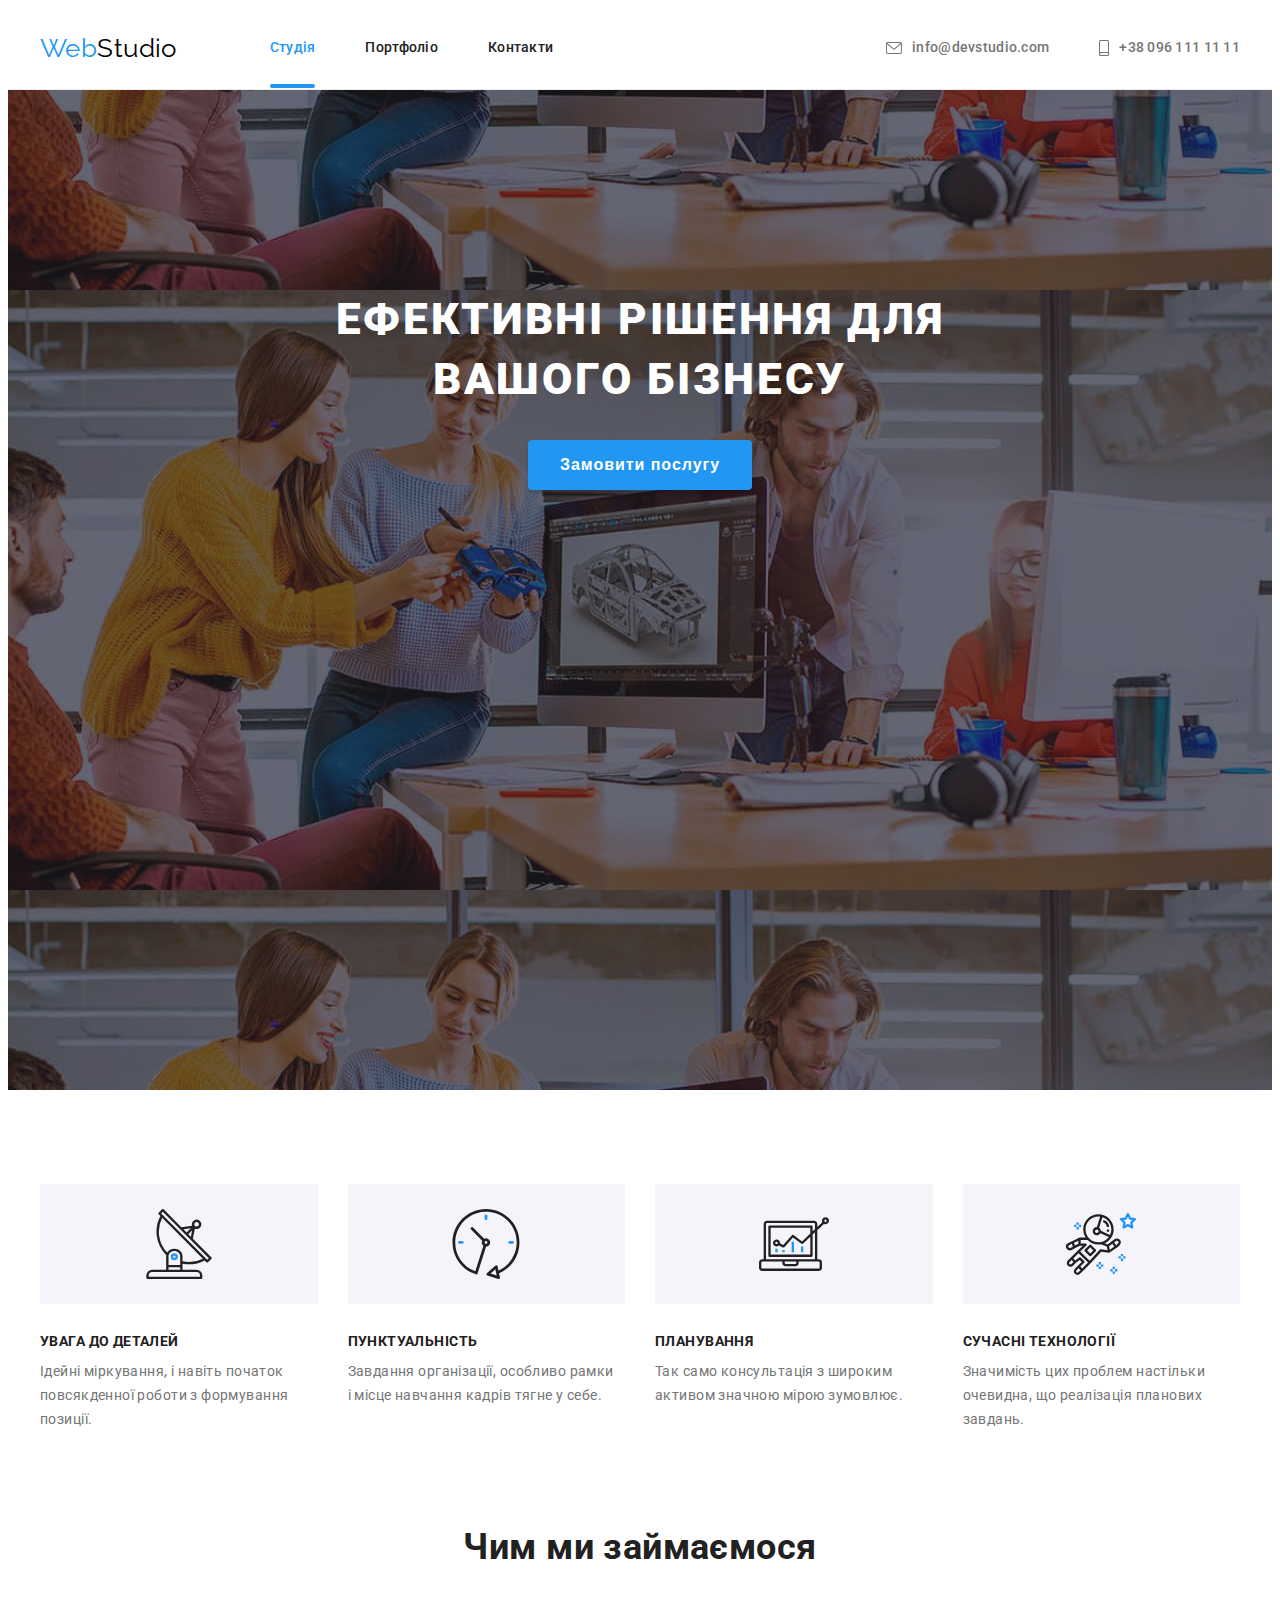
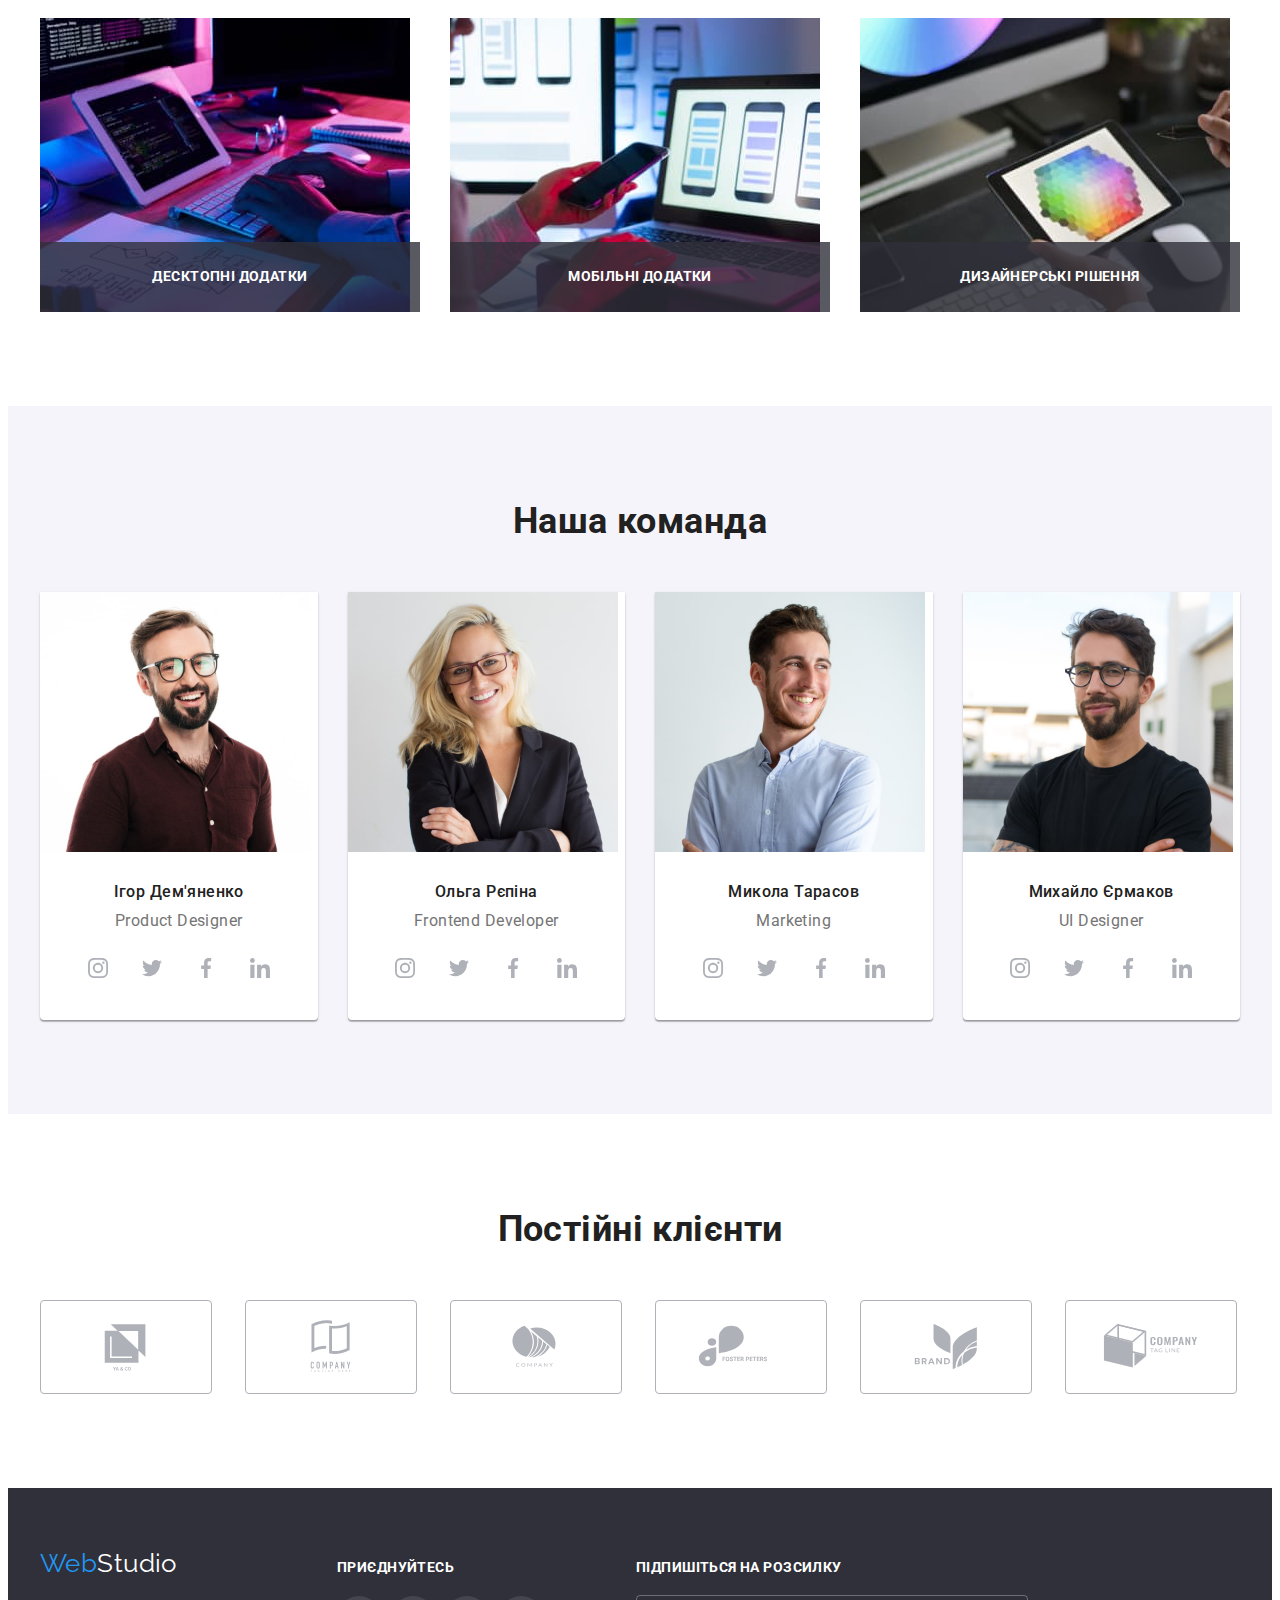
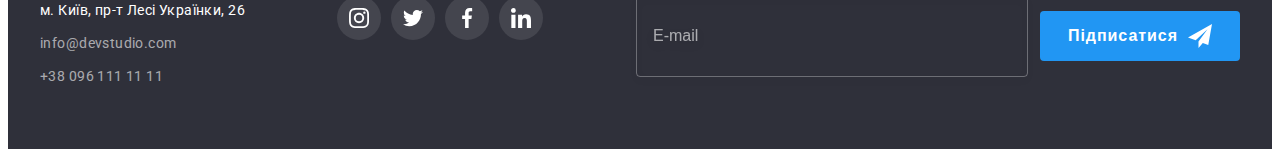
<file: index.html>
<!DOCTYPE html>
<html lang="uk">
  <head>
    <meta charset="UTF-8" />
    <meta http-equiv="X-UA-Compatible" content="IE=edge" />
    <meta name="viewport" content="width=device-width, initial-scale=1.0" />
    <title>WebStudio</title>

    <!-- FONTS -->

    <link rel="preconnect" href="https://fonts.googleapis.com" />
    <link rel="preconnect" href="https://fonts.gstatic.com" crossorigin />
    <link
      href="https://fonts.googleapis.com/css2?family=Raleway:wght@700&family=Roboto:wght@400;500;700;900&display=swap"
      rel="stylesheet"
    />

    <!-- MODERN NORMALIZE -->

    <link
      rel="stylesheet"
      href="https://cdnjs.cloudflare.com/ajax/libs/modern-normalize/1.1.0/modern-normalize.min.css"
      integrity="sha512-wpPYUAdjBVSE4KJnH1VR1HeZfpl1ub8YT/NKx4PuQ5NmX2tKuGu6U/JRp5y+Y8XG2tV+wKQpNHVUX03MfMFn9Q=="
      crossorigin="anonymous"
      referrerpolicy="no-referrer"
    />

    <!-- STYLES -->

    <link rel="stylesheet" href="./css/main.min.css" />
  </head>
  <body>
    <!-- HEADER -->

    <header class="header">
      <div class="container">
        <nav class="header__nav">
          <a class="link header__logo" href="./index.html"
            ><span class="header__logo-accent">Web</span>Studio</a
          >
          <ul class="list header__list">
            <li class="header__item">
              <a
                class="link header__link header__link--current"
                href="./index.html"
                >Студія</a
              >
            </li>
            <li class="header__item">
              <a class="link header__link" href="./portfolio.html">Портфоліо</a>
            </li>
            <li class="header__item">
              <a class="link header__link" href="#">Контакти</a>
            </li>
          </ul>

          <ul class="list contact-list">
            <li class="header__item contact-list__item">
              <a
                class="link header__link contact-list__link"
                href="mailto:info@devstudio.com"
                ><svg class="contact-list__icon" width="16" height="12">
                  <use href="./images/icons.svg#icon-envelope"></use>
                </svg>
                info@devstudio.com</a
              >
            </li>
            <li class="header__item contact-list__item">
              <a
                class="link header__link contact-list__link"
                href="tel:+380961111111"
                ><svg class="contact-list__icon" width="10" height="16">
                  <use href="./images/icons.svg#icon-smartphone"></use>
                </svg>
                +38 096 111 11 11</a
              >
            </li>
          </ul>
        </nav>
      </div>
    </header>
    <main>
      <!-- HERO -->

      <section class="hero-section">
        <div class="container hero-section__container">
          <h1 class="hero-section__title">
            Ефективні рішення для вашого бізнесу
          </h1>
          <button class="hero-section__btn" type="button" data-modal-open>
            Замовити послугу
          </button>
        </div>
      </section>

      <!-- FEATURES -->

      <section class="section features-section">
        <div class="container">
          <h2 class="title visually-hidden">Особливості</h2>
          <ul class="list features-section__list">
            <li class="features-section__item">
              <div class="features-section__icon-container">
                <svg class="features-section__icon" width="70" height="70">
                  <use href="./images/icons.svg#icon-antenna"></use>
                </svg>
              </div>
              <h3 class="features-section__title">УВАГА ДО ДЕТАЛЕЙ</h3>
              <p class="features-section__text">
                Ідейні міркування, і навіть початок повсякденної роботи з
                формування позиції.
              </p>
            </li>
            <li class="features-section__item">
              <div class="features-section__icon-container">
                <svg class="features-section__icon" width="70" height="70">
                  <use href="./images/icons.svg#icon-clock"></use>
                </svg>
              </div>
              <h3 class="features-section__title">ПУНКТУАЛЬНІСТЬ</h3>
              <p class="features-section__text">
                Завдання організації, особливо рамки і місце навчання кадрів
                тягне у себе.
              </p>
            </li>
            <li class="features-section__item">
              <div class="features-section__icon-container">
                <svg class="features-section__icon" width="70" height="70">
                  <use href="./images/icons.svg#icon-diagram"></use>
                </svg>
              </div>
              <h3 class="features-section__title">ПЛАНУВАННЯ</h3>
              <p class="features-section__text">
                Так само консультація з широким активом значною мірою зумовлює.
              </p>
            </li>
            <li class="features-section__item">
              <div class="features-section__icon-container">
                <svg class="features-section__icon" width="70" height="70">
                  <use href="./images/icons.svg#icon-astronaut"></use>
                </svg>
              </div>
              <h3 class="features-section__title">СУЧАСНІ ТЕХНОЛОГІЇ</h3>
              <p class="features-section__text">
                Значимість цих проблем настільки очевидна, що реалізація
                планових завдань.
              </p>
            </li>
          </ul>
        </div>
      </section>

      <!-- WORK -->

      <section class="section work-section">
        <div class="container">
          <h2 class="title">Чим ми займаємося</h2>
          <ul class="list work-section__list">
            <li class="work-section__item">
              <div class="work-section__thumb">
                <img
                  src="./images/WebStudio/working.jpg"
                  alt="Робота"
                  width="370"
                  height="294"
                />
                <p class="work-section__text">Десктопні додатки</p>
              </div>
            </li>
            <li class="work-section__item">
              <div class="work-section__thumb">
                <img
                  src="./images/WebStudio/notebook.jpg"
                  alt="Ноутбук"
                  width="370"
                  height="294"
                />
                <p class="work-section__text">Мобільні додатки</p>
              </div>
            </li>
            <li class="work-section__item">
              <div class="work-section__thumb">
                <img
                  src="./images/WebStudio/pad.jpg"
                  alt="Планшет"
                  width="370"
                  height="294"
                />
                <p class="work-section__text">Дизайнерські рішення</p>
              </div>
            </li>
          </ul>
        </div>
      </section>

      <!-- TEAM -->

      <section class="section team-section">
        <div class="container">
          <h2 class="title">Наша команда</h2>
          <ul class="list team-section__list">
            <li class="team-section__item">
              <img
                class="team-section__img"
                src="./images/WebStudio/igor.jpg"
                alt="Фото Ігора"
                width="270"
                height="260"
              />
              <div class="team-section__group">
                <h3 class="team-section__title">Ігор Дем'яненко</h3>
                <p lang="en" class="team-section__text">Product Designer</p>
                <ul class="list team-section__icon-list">
                  <li class="team-section__icon-item">
                    <a
                      href="https://www.instagram.com/"
                      class="team-section__icon-link link"
                      target="_blank"
                      rel="noopener nofollow noreferrer"
                      aria-label="Instagram"
                    >
                      <svg class="team-section__icon" width="20" height="20">
                        <use href="./images/icons.svg#icon-instagram"></use>
                      </svg>
                    </a>
                  </li>
                  <li class="team-section__icon-item">
                    <a
                      href="https://twitter.com/"
                      class="team-section__icon-link link"
                      target="_blank"
                      rel="noopener nofollow noreferrer"
                      aria-label="Twitter"
                    >
                      <svg class="team-section__icon" width="20" height="20">
                        <use href="./images/icons.svg#icon-twitter"></use>
                      </svg>
                    </a>
                  </li>
                  <li class="team-section__icon-item">
                    <a
                      href="https://facebook.com/"
                      class="team-section__icon-link link"
                      target="_blank"
                      rel="noopener nofollow noreferrer"
                      aria-label="Facebook"
                    >
                      <svg class="team-section__icon" width="20" height="20">
                        <use href="./images/icons.svg#icon-facebook"></use>
                      </svg>
                    </a>
                  </li>
                  <li class="team-section__icon-item">
                    <a
                      href="https://www.linkedin.com/"
                      class="team-section__icon-link link"
                      target="_blank"
                      rel="noopener nofollow noreferrer"
                      aria-label="Linkedin"
                    >
                      <svg class="team-section__icon" width="20" height="20">
                        <use href="./images/icons.svg#icon-linkedin"></use>
                      </svg>
                    </a>
                  </li>
                </ul>
              </div>
            </li>
            <li class="team-section__item">
              <img
                class="team-section__img"
                src="./images/WebStudio/olga.jpg"
                alt="Фото Ольги"
                width="270"
                height="260"
              />
              <div class="team-section__group">
                <h3 class="team-section__title">Ольга Рєпіна</h3>
                <p lang="en" class="team-section__text">Frontend Developer</p>
                <ul class="list team-section__icon-list">
                  <li class="team-section__icon-item">
                    <a
                      href="https://www.instagram.com/"
                      class="team-section__icon-link link"
                      target="_blank"
                      rel="noopener nofollow noreferrer"
                      aria-label="Instagram"
                    >
                      <svg class="team-section__icon" width="20" height="20">
                        <use href="./images/icons.svg#icon-instagram"></use>
                      </svg>
                    </a>
                  </li>
                  <li class="team-section__icon-item">
                    <a
                      href="https://twitter.com/"
                      class="team-section__icon-link link"
                      target="_blank"
                      rel="noopener nofollow noreferrer"
                      aria-label="Twitter"
                    >
                      <svg class="team-section__icon" width="20" height="20">
                        <use href="./images/icons.svg#icon-twitter"></use>
                      </svg>
                    </a>
                  </li>
                  <li class="team-section__icon-item">
                    <a
                      href="https://facebook.com/"
                      class="team-section__icon-link link"
                      target="_blank"
                      rel="noopener nofollow noreferrer"
                      aria-label="Facebook"
                    >
                      <svg class="team-section__icon" width="20" height="20">
                        <use href="./images/icons.svg#icon-facebook"></use>
                      </svg>
                    </a>
                  </li>
                  <li class="team-section__icon-item">
                    <a
                      href="https://www.linkedin.com/"
                      class="team-section__icon-link link"
                      target="_blank"
                      rel="noopener nofollow noreferrer"
                      aria-label="Linkedin"
                    >
                      <svg class="team-section__icon" width="20" height="20">
                        <use href="./images/icons.svg#icon-linkedin"></use>
                      </svg>
                    </a>
                  </li>
                </ul>
              </div>
            </li>
            <li class="team-section__item">
              <img
                class="team-section__img"
                src="./images/WebStudio/mikola.jpg"
                alt="Фото Миколи"
                width="270"
                height="260"
              />
              <div class="team-section__group">
                <h3 class="team-section__title">Микола Тарасов</h3>
                <p lang="en" class="team-section__text">Marketing</p>
                <ul class="list team-section__icon-list">
                  <li class="team-section__icon-item">
                    <a
                      href="https://www.instagram.com/"
                      class="team-section__icon-link link"
                      target="_blank"
                      rel="noopener nofollow noreferrer"
                      aria-label="Instagram"
                    >
                      <svg class="team-section__icon" width="20" height="20">
                        <use href="./images/icons.svg#icon-instagram"></use>
                      </svg>
                    </a>
                  </li>
                  <li class="team-section__icon-item">
                    <a
                      href="https://twitter.com/"
                      class="team-section__icon-link link"
                      target="_blank"
                      rel="noopener nofollow noreferrer"
                      aria-label="Twitter"
                    >
                      <svg class="team-section__icon" width="20" height="20">
                        <use href="./images/icons.svg#icon-twitter"></use>
                      </svg>
                    </a>
                  </li>
                  <li class="team-section__icon-item">
                    <a
                      href="https://facebook.com/"
                      class="team-section__icon-link link"
                      target="_blank"
                      rel="noopener nofollow noreferrer"
                      aria-label="Facebook"
                    >
                      <svg class="team-section__icon" width="20" height="20">
                        <use href="./images/icons.svg#icon-facebook"></use>
                      </svg>
                    </a>
                  </li>
                  <li class="team-section__icon-item">
                    <a
                      href="https://www.linkedin.com/"
                      class="team-section__icon-link link"
                      target="_blank"
                      rel="noopener nofollow noreferrer"
                      aria-label="Linkedin"
                    >
                      <svg class="team-section__icon" width="20" height="20">
                        <use href="./images/icons.svg#icon-linkedin"></use>
                      </svg>
                    </a>
                  </li>
                </ul>
              </div>
            </li>
            <li class="team-section__item">
              <img
                class="team-section__img"
                src="./images/WebStudio/mishka.jpg"
                alt="Фото Михайла"
                width="270"
                height="260"
              />
              <div class="team-section__group">
                <h3 class="team-section__title">Михайло Єрмаков</h3>
                <p lang="en" class="team-section__text">UI Designer</p>
                <ul class="list team-section__icon-list">
                  <li class="team-section__icon-item">
                    <a
                      href="https://www.instagram.com/"
                      class="team-section__icon-link link"
                      target="_blank"
                      rel="noopener nofollow noreferrer"
                      aria-label="Instagram"
                    >
                      <svg class="team-section__icon" width="20" height="20">
                        <use href="./images/icons.svg#icon-instagram"></use>
                      </svg>
                    </a>
                  </li>
                  <li class="team-section__icon-item">
                    <a
                      href="https://twitter.com/"
                      class="team-section__icon-link link"
                      target="_blank"
                      rel="noopener nofollow noreferrer"
                      aria-label="Twitter"
                    >
                      <svg class="team-section__icon" width="20" height="20">
                        <use href="./images/icons.svg#icon-twitter"></use>
                      </svg>
                    </a>
                  </li>
                  <li class="team-section__icon-item">
                    <a
                      href="https://facebook.com/"
                      class="team-section__icon-link link"
                      target="_blank"
                      rel="noopener nofollow noreferrer"
                      aria-label="Facebook"
                    >
                      <svg class="team-section__icon" width="20" height="20">
                        <use href="./images/icons.svg#icon-facebook"></use>
                      </svg>
                    </a>
                  </li>
                  <li class="team-section__icon-item">
                    <a
                      href="https://www.linkedin.com/"
                      class="team-section__icon-link link"
                      target="_blank"
                      rel="noopener nofollow noreferrer"
                      aria-label="Linkedin"
                    >
                      <svg class="team-section__icon" width="20" height="20">
                        <use href="./images/icons.svg#icon-linkedin"></use>
                      </svg>
                    </a>
                  </li>
                </ul>
              </div>
            </li>
          </ul>
        </div>
      </section>

      <!-- CLIENTS -->

      <section class="section clients-section">
        <div class="container">
          <h2 class="title">Постійні клієнти</h2>
          <ul class="list clients-section__list">
            <li class="clients-section__item">
              <a href="#" class="link clients-section__link">
                <svg class="clients-icon" width="106" height="60">
                  <use href="./images/icons.svg#icon-logo"></use>
                </svg>
              </a>
            </li>
            <li class="clients-section__item">
              <a href="#" class="link clients-section__link">
                <svg class="clients-icon" width="106" height="60">
                  <use href="./images/icons.svg#icon-logo-1"></use>
                </svg>
              </a>
            </li>
            <li class="clients-section__item">
              <a href="#" class="link clients-section__link">
                <svg class="clients-icon" width="106" height="60">
                  <use href="./images/icons.svg#icon-logo-2"></use>
                </svg>
              </a>
            </li>
            <li class="clients-section__item">
              <a href="#" class="link clients-section__link">
                <svg class="clients-icon" width="106" height="60">
                  <use href="./images/icons.svg#icon-logo-3"></use>
                </svg>
              </a>
            </li>
            <li class="clients-section__item">
              <a href="#" class="link clients-section__link">
                <svg class="clients-icon" width="106" height="60">
                  <use href="./images/icons.svg#icon-logo-4"></use>
                </svg>
              </a>
            </li>
            <li class="clients-section__item">
              <a href="#" class="link clients-section__link">
                <svg class="clients-icon" width="106" height="60">
                  <use href="./images/icons.svg#icon-logo-5"></use>
                </svg>
              </a>
            </li>
          </ul>
        </div>
      </section>
    </main>

    <!-- FOOTER -->

    <footer class="footer">
      <div class="container footer__group">
        <!-- ADDRESS -->

        <div class="footer__logo-group">
          <a class="link footer__logo" href="./index.html"
            ><span class="header__logo-accent">Web</span>Studio</a
          >

          <address class="footer__address">
            <ul class="list">
              <li class="footer__list">
                <a
                  class="link footer__link"
                  href="https://goo.gl/maps/zaCFydHHxGfRo8Pb8"
                  target="_blank"
                  rel="noopener nofollow noreferrer"
                  >м. Київ, пр-т Лесі Українки, 26</a
                >
              </li>
              <li class="footer__list">
                <a
                  class="link footer__link footer__link--grey"
                  href="mailto:info@devstudio.com"
                  >info@devstudio.com</a
                >
              </li>
              <li class="footer__list">
                <a
                  class="link footer__link footer__link--grey"
                  href="tel:+380961111111"
                  >+38 096 111 11 11</a
                >
              </li>
            </ul>
          </address>
        </div>

        <!-- SOCAIL LINKS -->

        <div class="footer__social-links">
          <strong class="footer__social-text">приєднуйтесь</strong>
          <ul class="list footer__social-group">
            <li class="footer__social-item">
              <a
                href="https://www.instagram.com/"
                class="link footer__social-link"
                target="_blank"
                rel="noopener nofollow noreferrer"
              >
                <svg class="footer__social-icon" width="20" height="20">
                  <use href="./images/icons.svg#icon-instagram"></use>
                </svg>
              </a>
            </li>
            <li class="footer__social-item">
              <a
                href="https://twitter.com/"
                class="link footer__social-link"
                target="_blank"
                rel="noopener nofollow noreferrer"
              >
                <svg class="footer__social-icon" width="20" height="20">
                  <use href="./images/icons.svg#icon-twitter"></use>
                </svg>
              </a>
            </li>
            <li class="footer__social-item">
              <a
                href="https://facebook.com/"
                class="link footer__social-link"
                target="_blank"
                rel="noopener nofollow noreferrer"
              >
                <svg class="footer__social-icon" width="20" height="20">
                  <use href="./images/icons.svg#icon-facebook"></use>
                </svg>
              </a>
            </li>
            <li class="footer__social-item">
              <a
                href="https://www.linkedin.com/"
                class="link footer__social-link"
                target="_blank"
                rel="noopener nofollow noreferrer"
              >
                <svg class="footer__social-icon" width="20" height="20">
                  <use href="./images/icons.svg#icon-linkedin"></use>
                </svg>
              </a>
            </li>
          </ul>
        </div>

        <!-- FORM INPUT -->

        <div class="footer__form">
          <form class="form">
            <label for="footer-email" class="form__label"
              >Підпишіться на розсилку</label
            >
            <div class="form__group">
              <input
                type="email"
                name="footer-email"
                id="footer-email"
                placeholder="E-mail"
                class="form__input"
              />
              <button class="form__btn" type="submit">
                Підписатися
                <svg class="form__btn-icon" width="24" height="24">
                  <use href="./images/icons.svg#icon-telegramm"></use>
                </svg>
              </button>
            </div>
          </form>
        </div>
      </div>
    </footer>

    <!-- BACKDROP -->

    <div class="backdrop is-hidden" data-modal>
      <div class="modal">
        <button type="button" class="modal__btn" data-modal-close>
          <svg class="icon" width="18" height="18">
            <use href="./images/icons.svg#icon-close"></use>
          </svg>
        </button>
        <strong class="modal__title"
          >Залиште свої дані, ми вам передзвонимо</strong
        >
        <form class="modal-form" autocomplete="off">
          <label for="name" class="modal-form__label">Ім'я</label>
          <div class="modal-form__input-field">
            <input
              type="text"
              name="name"
              id="name"
              class="modal-form__input"
              required
            />
            <svg class="modal-form__icon" width="18" height="18">
              <use href="./images/icons.svg#icon-modal-person"></use>
            </svg>
          </div>
          <label for="phone-number" class="modal-form__label">Телефон</label>
          <div class="modal-form__input-field">
            <input
              type="tel"
              name="phone-number"
              id="phone-number"
              class="modal-form__input"
              required
            />
            <svg class="modal-form__icon" width="18" height="18">
              <use href="./images/icons.svg#icon-modal-phone"></use>
            </svg>
          </div>
          <label for="email" class="modal-form__label">Пошта</label>
          <div class="modal-form__input-field">
            <input
              type="email"
              name="email"
              id="email"
              class="modal-form__input"
              required
            /><svg class="modal-form__icon" width="18" height="18">
              <use href="./images/icons.svg#icon-modal-envelope"></use>
            </svg>
          </div>
          <label for="modal-comment" class="modal-form__label">Коментар</label>
          <textarea
            name="comment"
            id="modal-comment"
            cols="30"
            rows="10"
            placeholder="Введіть текст"
            class="modal-form__input-comment"
          ></textarea>

          <label class="modal-form__policy-label"
            ><input
              type="checkbox"
              name="policy"
              class="modal-form__policy-checkbox visually-hidden"
              required
            />
            <svg class="modal-form__policy-icon" width="16" height="15">
              <use href="./images/icons.svg#icon-modal-check"></use>
            </svg>
            <span
              >Погоджуюся з розсилкою та приймаю
              <a href="#" class="modal-form__policy-link"
                >Умови договору</a
              ></span
            ></label
          >
          <button type="submit" class="modal-form__btn">Відправити</button>
        </form>
      </div>
    </div>

    <script src="./js/modal.js"></script>
  </body>
</html>
</file>
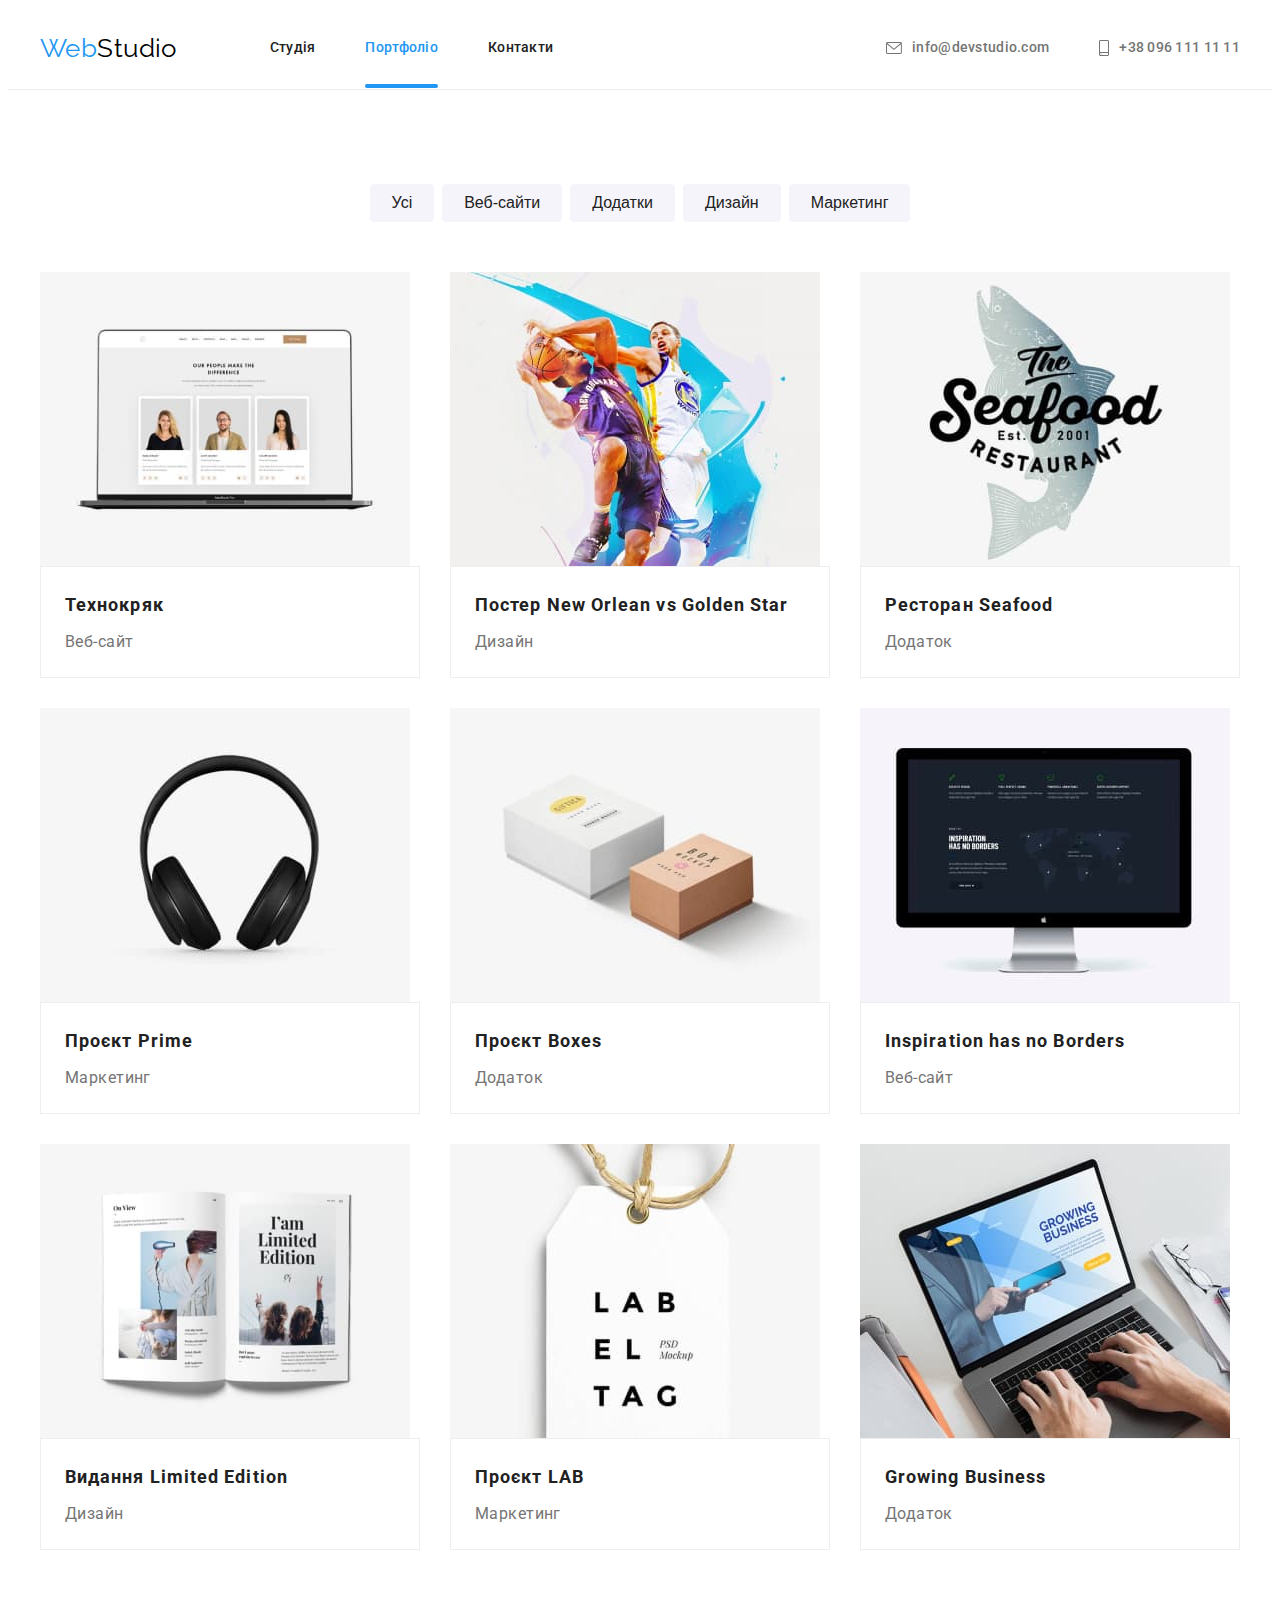
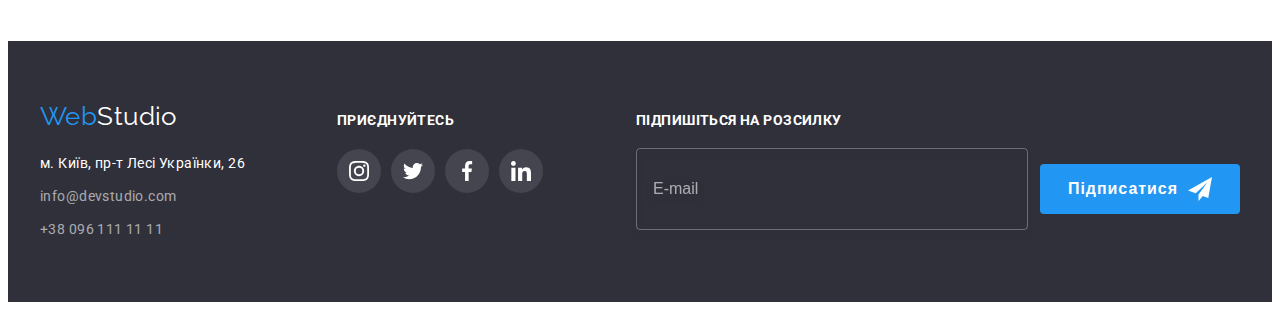
<file: portfolio.html>
<!DOCTYPE html>
<html lang="uk">
  <head>
    <meta charset="UTF-8" />
    <meta http-equiv="X-UA-Compatible" content="IE=edge" />
    <meta name="viewport" content="width=device-width, initial-scale=1.0" />
    <title>Portfolio</title>

    <!-- FONTS -->

    <link rel="preconnect" href="https://fonts.googleapis.com" />
    <link rel="preconnect" href="https://fonts.gstatic.com" crossorigin />
    <link
      href="https://fonts.googleapis.com/css2?family=Raleway:wght@700&family=Roboto:wght@400;500;700;900&display=swap"
      rel="stylesheet"
    />

    <!-- MODERN NORMALIZE -->

    <link
      rel="stylesheet"
      href="https://cdnjs.cloudflare.com/ajax/libs/modern-normalize/1.1.0/modern-normalize.min.css"
      integrity="sha512-wpPYUAdjBVSE4KJnH1VR1HeZfpl1ub8YT/NKx4PuQ5NmX2tKuGu6U/JRp5y+Y8XG2tV+wKQpNHVUX03MfMFn9Q=="
      crossorigin="anonymous"
      referrerpolicy="no-referrer"
    />

    <!-- STYLES -->

    <link rel="stylesheet" href="./css/main.min.css" />
  </head>
  <body>
    <!-- HEADER -->

    <header class="header">
      <div class="container header__container">
        <nav class="header__nav">
          <a class="link header__logo" href="./index.html"
            ><span class="header__logo-accent">Web</span>Studio</a
          >
          <ul class="list header__list">
            <li class="header__item">
              <a class="link header__link" href="./index.html">Студія</a>
            </li>
            <li class="header__item">
              <a
                class="link header__link header__link--current"
                href="./portfolio.html"
                >Портфоліо</a
              >
            </li>
            <li class="header__item">
              <a class="link header__link" href="#">Контакти</a>
            </li>
          </ul>

          <ul class="list contact-list">
            <li class="header__item contact-list__item">
              <a
                class="link header__link contact-list__link"
                href="mailto:info@devstudio.com"
                ><svg class="contact-list__icon" width="16" height="12">
                  <use href="./images/icons.svg#icon-envelope"></use>
                </svg>
                info@devstudio.com</a
              >
            </li>
            <li class="header__item contact-list__item">
              <a
                class="link header__link contact-list__link"
                href="tel:+380961111111"
                ><svg class="contact-list__icon" width="10" height="16">
                  <use href="./images/icons.svg#icon-smartphone"></use>
                </svg>
                +38 096 111 11 11</a
              >
            </li>
          </ul>
        </nav>
      </div>
    </header>
    <main>
      <!-- PORTFOLIO BUTTONS -->

      <section class="section portfolio-section">
        <div class="container">
          <h1 class="title visually-hidden">Портфоліо</h1>
          <ul class="list portfolio-section__list-btn">
            <li class="portfolio-section__item-btn">
              <button class="portfolio-section__btn" type="button">Усі</button>
            </li>
            <li class="portfolio-section__item-btn">
              <button class="portfolio-section__btn" type="button">
                Веб-сайти
              </button>
            </li>
            <li class="portfolio-section__item-btn">
              <button class="portfolio-section__btn" type="button">
                Додатки
              </button>
            </li>
            <li class="portfolio-section__item-btn">
              <button class="portfolio-section__btn" type="button">
                Дизайн
              </button>
            </li>
            <li class="portfolio-section__item-btn">
              <button class="portfolio-section__btn" type="button">
                Маркетинг
              </button>
            </li>
          </ul>

          <!-- PORTFOLIO LIST -->

          <ul class="list portfolio-section__list">
            <li class="portfolio-section__item">
              <a href="#" class="link">
                <div class="portfolio-section__thumb">
                  <img
                    class="portfolio-section__img"
                    src="./images/portfolio/img-1.jpg"
                    alt="Технокряк вебсайт"
                    width="370"
                    height="294"
                  />
                  <div class="portfolio-section__overlay">
                    <p class="portfolio-section__overlay-desc">
                      Ресурс пропонує комплексні пропозиції з різним рівнем
                      функціоналу та сервісів. Все це дозволить відвідувачу
                      отримати вичерпні відомості про компанію чи приватну
                      особу.
                    </p>
                  </div>
                </div>
                <div class="portfolio-section__group">
                  <h2 class="portfolio-section__title">Технокряк</h2>
                  <p class="portfolio-section__text">Веб-сайт</p>
                </div>
              </a>
            </li>
            <li class="portfolio-section__item">
              <a href="#" class="link">
                <div class="portfolio-section__thumb">
                  <img
                    class="portfolio-section__img"
                    src="./images/portfolio/img-2.jpg"
                    alt="Постер баскетбол"
                    width="370"
                    height="294"
                  />
                  <div class="portfolio-section__overlay">
                    <div class="portfolio-section__overlay"></div>
                    <p class="portfolio-section__overlay-desc">
                      Ресурс пропонує комплексні пропозиції з різним рівнем
                      функціоналу та сервісів. Все це дозволить відвідувачу
                      отримати вичерпні відомості про компанію чи приватну
                      особу.
                    </p>
                  </div>
                </div>
                <div class="portfolio-section__group">
                  <h2 class="portfolio-section__title">
                    Постер <span lang="en">New Orlean vs Golden Star</span>
                  </h2>
                  <p class="portfolio-section__text">Дизайн</p>
                </div>
              </a>
            </li>
            <li class="portfolio-section__item">
              <a href="#" class="link">
                <div class="portfolio-section__thumb">
                  <img
                    class="portfolio-section__img"
                    src="./images/portfolio/img-3.jpg"
                    alt="Лого ресторана"
                    width="370"
                    height="294"
                  />
                  <div class="portfolio-section__overlay">
                    <p class="portfolio-section__overlay-desc">
                      Ресурс пропонує комплексні пропозиції з різним рівнем
                      функціоналу та сервісів. Все це дозволить відвідувачу
                      отримати вичерпні відомості про компанію чи приватну
                      особу.
                    </p>
                  </div>
                </div>
                <div class="portfolio-section__group">
                  <h2 class="portfolio-section__title">
                    Ресторан <span lang="en">Seafood</span>
                  </h2>
                  <p class="portfolio-section__text">Додаток</p>
                </div>
              </a>
            </li>
            <li class="portfolio-section__item">
              <a href="#" class="link">
                <div class="portfolio-section__thumb">
                  <img
                    class="portfolio-section__img"
                    src="./images/portfolio/img-4.jpg"
                    alt="Навушники"
                    width="370"
                    height="294"
                  />
                  <div class="portfolio-section__overlay">
                    <p class="portfolio-section__overlay-desc">
                      Ресурс пропонує комплексні пропозиції з різним рівнем
                      функціоналу та сервісів. Все це дозволить відвідувачу
                      отримати вичерпні відомості про компанію чи приватну
                      особу.
                    </p>
                  </div>
                </div>
                <div class="portfolio-section__group">
                  <h2 class="portfolio-section__title">
                    Проєкт <span lang="en">Prime</span>
                  </h2>
                  <p class="portfolio-section__text">Маркетинг</p>
                </div>
              </a>
            </li>
            <li class="portfolio-section__item">
              <a href="#" class="link">
                <div class="portfolio-section__thumb">
                  <img
                    class="portfolio-section__img"
                    src="./images/portfolio/img-5.jpg"
                    alt="Проект коробки"
                    width="370"
                    height="294"
                  />
                  <div class="portfolio-section__overlay">
                    <p class="portfolio-section__overlay-desc">
                      Ресурс пропонує комплексні пропозиції з різним рівнем
                      функціоналу та сервісів. Все це дозволить відвідувачу
                      отримати вичерпні відомості про компанію чи приватну
                      особу.
                    </p>
                  </div>
                </div>
                <div class="portfolio-section__group">
                  <h2 class="portfolio-section__title">
                    Проєкт <span lang="en">Boxes</span>
                  </h2>
                  <p class="portfolio-section__text">Додаток</p>
                </div>
              </a>
            </li>
            <li class="portfolio-section__item">
              <a href="#" class="link">
                <div class="portfolio-section__thumb">
                  <img
                    class="portfolio-section__img"
                    src="./images/portfolio/img-6.jpg"
                    alt="Вебсайт на маке"
                    width="370"
                    height="294"
                  />
                  <div class="portfolio-section__overlay">
                    <p class="portfolio-section__overlay-desc">
                      Ресурс пропонує комплексні пропозиції з різним рівнем
                      функціоналу та сервісів. Все це дозволить відвідувачу
                      отримати вичерпні відомості про компанію чи приватну
                      особу.
                    </p>
                  </div>
                </div>
                <div class="portfolio-section__group">
                  <h2 lang="en" class="portfolio-section__title">
                    Inspiration has no Borders
                  </h2>
                  <p class="portfolio-section__text">Веб-сайт</p>
                </div>
              </a>
            </li>
            <li class="portfolio-section__item">
              <a href="#" class="link">
                <div class="portfolio-section__thumb">
                  <img
                    class="portfolio-section__img"
                    src="./images/portfolio/img-7.jpg"
                    alt="Книга"
                    width="370"
                    height="294"
                  />
                  <div class="portfolio-section__overlay">
                    <p class="portfolio-section__overlay-desc">
                      Ресурс пропонує комплексні пропозиції з різним рівнем
                      функціоналу та сервісів. Все це дозволить відвідувачу
                      отримати вичерпні відомості про компанію чи приватну
                      особу.
                    </p>
                  </div>
                </div>
                <div class="portfolio-section__group">
                  <h2 class="portfolio-section__title">
                    Видання <span lang="en">Limited Edition</span>
                  </h2>
                  <p class="portfolio-section__text">Дизайн</p>
                </div>
              </a>
            </li>
            <li class="portfolio-section__item">
              <a href="#" class="link">
                <div class="portfolio-section__thumb">
                  <img
                    class="portfolio-section__img"
                    src="./images/portfolio/img-8.jpg"
                    alt="Брелок"
                    width="370"
                    height="294"
                  />
                  <div class="portfolio-section__overlay">
                    <p class="portfolio-section__overlay-desc">
                      Ресурс пропонує комплексні пропозиції з різним рівнем
                      функціоналу та сервісів. Все це дозволить відвідувачу
                      отримати вичерпні відомості про компанію чи приватну
                      особу.
                    </p>
                  </div>
                </div>
                <div class="portfolio-section__group">
                  <h2 class="portfolio-section__title">
                    Проєкт <span lang="en">LAB</span>
                  </h2>
                  <p class="portfolio-section__text">Маркетинг</p>
                </div>
              </a>
            </li>
            <li class="portfolio-section__item">
              <a href="#" class="link">
                <div class="portfolio-section__thumb">
                  <img
                    class="portfolio-section__img"
                    src="./images/portfolio/img-9.jpg"
                    alt="Додаток на ноутбуці"
                    width="370"
                    height="294"
                  />
                  <div class="portfolio-section__overlay">
                    <p class="portfolio-section__overlay-desc">
                      Ресурс пропонує комплексні пропозиції з різним рівнем
                      функціоналу та сервісів. Все це дозволить відвідувачу
                      отримати вичерпні відомості про компанію чи приватну
                      особу.
                    </p>
                  </div>
                </div>
                <div class="portfolio-section__group">
                  <h2 lang="en" class="portfolio-section__title">
                    Growing Business
                  </h2>
                  <p class="portfolio-section__text">Додаток</p>
                </div>
              </a>
            </li>
          </ul>
        </div>
      </section>
    </main>

    <!-- FOOTER -->

    <footer class="footer">
      <div class="container footer__group">
        <!-- ADDRESS -->

        <div class="footer__logo-group">
          <a class="link footer__logo" href="./index.html"
            ><span class="header__logo-accent">Web</span>Studio</a
          >

          <address class="footer__address">
            <ul class="list">
              <li class="footer__list">
                <a
                  class="link footer__link"
                  href="https://goo.gl/maps/zaCFydHHxGfRo8Pb8"
                  target="_blank"
                  rel="noopener nofollow noreferrer"
                  >м. Київ, пр-т Лесі Українки, 26</a
                >
              </li>
              <li class="footer__list">
                <a
                  class="link footer__link footer__link--grey"
                  href="mailto:info@devstudio.com"
                  >info@devstudio.com</a
                >
              </li>
              <li class="footer__list">
                <a
                  class="link footer__link footer__link--grey"
                  href="tel:+380961111111"
                  >+38 096 111 11 11</a
                >
              </li>
            </ul>
          </address>
        </div>

        <!-- SOCAIL LINKS -->

        <div class="footer__social-links">
          <strong class="footer__social-text">приєднуйтесь</strong>
          <ul class="list footer__social-group">
            <li class="footer__social-item">
              <a
                href="https://www.instagram.com/"
                class="link footer__social-link"
                target="_blank"
                rel="noopener nofollow noreferrer"
              >
                <svg class="footer__social-icon" width="20" height="20">
                  <use href="./images/icons.svg#icon-instagram"></use>
                </svg>
              </a>
            </li>
            <li class="footer__social-item">
              <a
                href="https://twitter.com/"
                class="link footer__social-link"
                target="_blank"
                rel="noopener nofollow noreferrer"
              >
                <svg class="footer__social-icon" width="20" height="20">
                  <use href="./images/icons.svg#icon-twitter"></use>
                </svg>
              </a>
            </li>
            <li class="footer__social-item">
              <a
                href="https://facebook.com/"
                class="link footer__social-link"
                target="_blank"
                rel="noopener nofollow noreferrer"
              >
                <svg class="footer__social-icon" width="20" height="20">
                  <use href="./images/icons.svg#icon-facebook"></use>
                </svg>
              </a>
            </li>
            <li class="footer__social-item">
              <a
                href="https://www.linkedin.com/"
                class="link footer__social-link"
                target="_blank"
                rel="noopener nofollow noreferrer"
              >
                <svg class="footer__social-icon" width="20" height="20">
                  <use href="./images/icons.svg#icon-linkedin"></use>
                </svg>
              </a>
            </li>
          </ul>
        </div>

        <!-- FORM INPUT -->

        <div class="footer__form">
          <form class="form">
            <label for="footer-email" class="form__label"
              >Підпишіться на розсилку</label
            >
            <div class="form__group">
              <input
                type="email"
                name="footer-email"
                id="footer-email"
                placeholder="E-mail"
                class="form__input"
              />
              <button class="form__btn" type="submit">
                Підписатися
                <svg class="form__btn-icon" width="24" height="24">
                  <use href="./images/icons.svg#icon-telegramm"></use>
                </svg>
              </button>
            </div>
          </form>
        </div>
      </div>
    </footer>
  </body>
</html>
</file>
<file: css/main.min.css>
body{font-family:Roboto,sans-serif;font-size:14px;letter-spacing:.03em;color:#212121;background-color:#fff}h1,h2,h3,h4,h5,h6,p{margin:0}.list{list-style:none;margin:0;padding:0}.link{text-decoration:none;color:inherit}img{display:block;max-width:100%;height:auto}.visually-hidden{position:absolute;width:1px;height:1px;margin:-1px;border:0;padding:0;white-space:nowrap;-webkit-clip-path:inset(100%);clip-path:inset(100%);clip:rect(0 0 0 0);overflow:hidden}.container{margin-right:auto;margin-left:auto;width:1200px;padding-left:15px;padding-right:15px}.section{padding-top:94px;padding-bottom:94px}.title{margin-bottom:50px;font-size:36px;line-height:1.17;text-align:center}.header{border-bottom:1px solid #ececec}.header__nav{display:-webkit-box;display:-ms-flexbox;display:flex}.header__logo{display:block;padding-top:25px;padding-bottom:25px;margin-right:93px;font-family:Raleway,sans-serif;font-size:26px;line-height:1.19;color:#000}.header__logo-accent{color:#2196f3}.header__list{display:-webkit-box;display:-ms-flexbox;display:flex;gap:50px}.header__link{display:block;padding-top:32px;padding-bottom:32px;font-weight:500;line-height:1.14;letter-spacing:.02em;-webkit-transition:color 250ms cubic-bezier(0.4, 0, 0.2, 1);transition:color 250ms cubic-bezier(0.4, 0, 0.2, 1)}.header__link:hover,.header__link:focus{color:#2196f3}.header__link--current{position:relative;color:#2196f3}.header__link--current::after{position:absolute;bottom:0;left:0;display:inline-block;content:"";width:100%;height:4px;background-color:#2196f3;border-radius:2px}.contact-list{display:-webkit-box;display:-ms-flexbox;display:flex;margin-left:auto}.contact-list__item:not(:last-child){margin-right:50px}.contact-list__link{display:-webkit-box;display:-ms-flexbox;display:flex;-webkit-box-align:center;-ms-flex-align:center;align-items:center;gap:10px;color:#757575;fill:currentColor}.hero-section{max-width:1600px;min-height:600px;margin:0 auto;padding-top:200px;padding-bottom:200px;background-image:-webkit-gradient(linear, left top, left bottom, from(rgba(47, 48, 58, 0.4)), to(rgba(47, 48, 58, 0.4))),url(../images/WebStudio/hero-bg-img.jpg);background-image:linear-gradient(rgba(47, 48, 58, 0.4), rgba(47, 48, 58, 0.4)),url(../images/WebStudio/hero-bg-img.jpg);background-position:center;background-color:#2f303a}.hero-section__container{width:696px;text-align:center}.hero-section__title{margin-bottom:30px;font-weight:900;font-size:44px;line-height:1.36;letter-spacing:.06em;text-transform:uppercase;color:#fff}.hero-section__btn{padding:10px 32px;font-weight:700;font-size:16px;line-height:1.88;letter-spacing:.06em;color:#fff;background-color:#2196f3;-webkit-box-shadow:0px 4px 4px rgba(0,0,0,.15);box-shadow:0px 4px 4px rgba(0,0,0,.15);border-radius:4px;border:none;cursor:pointer;-webkit-transition:color 250ms cubic-bezier(0.4, 0, 0.2, 1),background-color 250ms cubic-bezier(0.4, 0, 0.2, 1);transition:color 250ms cubic-bezier(0.4, 0, 0.2, 1),background-color 250ms cubic-bezier(0.4, 0, 0.2, 1)}.hero-section__btn:hover,.hero-section__btn:focus{color:#2196f3;background-color:#fff}.features-section{padding-bottom:0}.features-section__list{display:-webkit-box;display:-ms-flexbox;display:flex;gap:30px}.features-section__item{width:calc((100% - 90px)/4)}.features-section__icon-container{height:120px;display:-webkit-box;display:-ms-flexbox;display:flex;-webkit-box-pack:center;-ms-flex-pack:center;justify-content:center;-webkit-box-align:center;-ms-flex-align:center;align-items:center;background-color:#f5f4fa;margin-bottom:30px}.features-section__title{margin-bottom:10px;font-size:14px;line-height:1.14}.features-section__text{width:270px;line-height:1.71;color:#757575}.work-section__list{display:-webkit-box;display:-ms-flexbox;display:flex;gap:30px}.work-section__item{width:calc((100% - 60px)/3)}.work-section__thumb{position:relative}.work-section__text{position:absolute;bottom:0;left:0;width:100%;height:70px;display:-webkit-box;display:-ms-flexbox;display:flex;-webkit-box-pack:center;-ms-flex-pack:center;justify-content:center;-webkit-box-align:center;-ms-flex-align:center;align-items:center;font-weight:700;line-height:1.14;text-transform:uppercase;color:#fff;background-color:rgba(47,48,58,.8)}.team-section{background-color:#f5f4fa}.team-section__list{display:-webkit-box;display:-ms-flexbox;display:flex;gap:30px}.team-section__item{width:calc((100% - 90px)/4);border-radius:0px 0px 4px 4px;-webkit-box-shadow:0px 1px 3px rgba(0,0,0,.12),0px 1px 1px rgba(0,0,0,.14),0px 2px 1px rgba(0,0,0,.2);box-shadow:0px 1px 3px rgba(0,0,0,.12),0px 1px 1px rgba(0,0,0,.14),0px 2px 1px rgba(0,0,0,.2);background-color:#fff}.team-section__group{padding-top:30px;padding-bottom:30px}.team-section__title{margin-bottom:10px;font-weight:500;font-size:16px;line-height:1.19;text-align:center}.team-section__text{font-size:16px;line-height:1.19;text-align:center;color:#757575}.team-section__icon-list{display:-webkit-box;display:-ms-flexbox;display:flex;-webkit-box-pack:center;-ms-flex-pack:center;justify-content:center;margin-top:16px;gap:10px}.team-section__icon-link{width:44px;height:44px;display:-webkit-box;display:-ms-flexbox;display:flex;-webkit-box-pack:center;-ms-flex-pack:center;justify-content:center;-webkit-box-align:center;-ms-flex-align:center;align-items:center;border-radius:50%;color:#afb1b8;fill:currentColor;-webkit-transition:color 250ms cubic-bezier(0.4, 0, 0.2, 1),background-color 250ms cubic-bezier(0.4, 0, 0.2, 1);transition:color 250ms cubic-bezier(0.4, 0, 0.2, 1),background-color 250ms cubic-bezier(0.4, 0, 0.2, 1)}.team-section__icon-link:hover,.team-section__icon-link:focus{color:#fff;background-color:#2196f3}.clients-section__list{display:-webkit-box;display:-ms-flexbox;display:flex;gap:30px}.clients-section__item{width:calc((100% - 150px)/6)}.clients-section__link{width:170px;height:92px;display:-webkit-box;display:-ms-flexbox;display:flex;-webkit-box-pack:center;-ms-flex-pack:center;justify-content:center;-webkit-box-align:center;-ms-flex-align:center;align-items:center;border:1px solid #afb1b8;border-radius:4px;color:#afb1b8;fill:currentColor;-webkit-transition:color 250ms cubic-bezier(0.4, 0, 0.2, 1),border-color 250ms cubic-bezier(0.4, 0, 0.2, 1);transition:color 250ms cubic-bezier(0.4, 0, 0.2, 1),border-color 250ms cubic-bezier(0.4, 0, 0.2, 1)}.clients-section__link:hover,.clients-section__link:focus{color:#2196f3;border-color:#2196f3}.footer{padding:60px 0;background-color:#2f303a}.footer__group{display:-webkit-box;display:-ms-flexbox;display:flex;-webkit-box-align:baseline;-ms-flex-align:baseline;align-items:baseline}.footer__logo-group{width:231px;margin-right:70px}.footer__logo{display:block;margin-bottom:20px;font-family:Raleway,sans-serif;font-size:26px;line-height:1.19;color:#fff}.footer__list:not(:last-child){margin-bottom:9px}.footer__link{font-style:normal;font-weight:400;font-size:14px;line-height:1.71;color:#fff;-webkit-transition:color 250ms cubic-bezier(0.4, 0, 0.2, 1);transition:color 250ms cubic-bezier(0.4, 0, 0.2, 1)}.footer__link:hover,.footer__link:focus{color:#2196f3}.footer__link--grey{color:rgba(255,255,255,.6)}.footer__social-links{width:206px;height:80px;margin-right:93px}.footer__social-text{display:block;margin-bottom:20px;line-height:1.14;text-transform:uppercase;color:#fff}.footer__social-group{display:-webkit-box;display:-ms-flexbox;display:flex;gap:10px}.footer__social-link{width:44px;height:44px;display:-webkit-box;display:-ms-flexbox;display:flex;-webkit-box-pack:center;-ms-flex-pack:center;justify-content:center;-webkit-box-align:center;-ms-flex-align:center;align-items:center;border-radius:50%;color:#fff;background-color:rgba(255,255,255,.1);fill:currentColor;-webkit-transition:background-color 250ms cubic-bezier(0.4, 0, 0.2, 1);transition:background-color 250ms cubic-bezier(0.4, 0, 0.2, 1)}.footer__social-link:hover,.footer__social-link:focus{background-color:#2196f3}.form__group{display:-webkit-box;display:-ms-flexbox;display:flex;-webkit-box-align:center;-ms-flex-align:center;align-items:center;margin-top:20px;gap:12px}.form__input{width:358px;height:50px;padding:15px 16px;font-size:16px;line-height:1.25;color:#fff;background-color:rgba(0,0,0,0);border:1px solid rgba(255,255,255,.3);-webkit-filter:drop-shadow(0px 4px 4px rgba(0, 0, 0, 0.15));filter:drop-shadow(0px 4px 4px rgba(0, 0, 0, 0.15));border-radius:4px;outline:none;-webkit-transition:border-color 250ms cubic-bezier(0.4, 0, 0.2, 1);transition:border-color 250ms cubic-bezier(0.4, 0, 0.2, 1)}.form__input::-webkit-input-placeholder{font-size:16px;line-height:1.25;color:rgba(255,255,255,.6)}.form__input::-moz-placeholder{font-size:16px;line-height:1.25;color:rgba(255,255,255,.6)}.form__input:-ms-input-placeholder{font-size:16px;line-height:1.25;color:rgba(255,255,255,.6)}.form__input::-ms-input-placeholder{font-size:16px;line-height:1.25;color:rgba(255,255,255,.6)}.form__input::placeholder{font-size:16px;line-height:1.25;color:rgba(255,255,255,.6)}.form__input:focus-within{border-color:#2196f3}.form__label{display:inline-block;font-weight:700;font-size:14px;line-height:1.1428571429;text-transform:uppercase;color:#fff}.form__btn{font-weight:700;font-size:16px;line-height:1.88;letter-spacing:.06em;display:-webkit-box;display:-ms-flexbox;display:flex;gap:10px;-webkit-box-pack:center;-ms-flex-pack:center;justify-content:center;-webkit-box-align:center;-ms-flex-align:center;align-items:center;width:200px;height:50px;background-color:#2196f3;-webkit-box-shadow:0px 4px 4px 0px 4px 4px rgba(0,0,0,.15);box-shadow:0px 4px 4px 0px 4px 4px rgba(0,0,0,.15);border:none;border-radius:4px;color:#fff;fill:currentColor;cursor:pointer;-webkit-transition:color 250ms cubic-bezier(0.4, 0, 0.2, 1),background-color 250ms cubic-bezier(0.4, 0, 0.2, 1);transition:color 250ms cubic-bezier(0.4, 0, 0.2, 1),background-color 250ms cubic-bezier(0.4, 0, 0.2, 1)}.form__btn:hover,.form__btn:focus{background-color:#fff;color:#2196f3}.portfolio-section{padding-bottom:91px}.portfolio-section__list-btn{display:-webkit-box;display:-ms-flexbox;display:flex;-webkit-box-pack:center;-ms-flex-pack:center;justify-content:center;margin-bottom:50px;gap:8px}.portfolio-section__btn{padding:6px 22px;font-weight:500;font-size:16px;line-height:1.62;text-align:center;color:#212121;background-color:#f5f4fa;border-radius:4px;border:none;cursor:pointer;-webkit-transition:color 250ms cubic-bezier(0.4, 0, 0.2, 1),background-color 250ms cubic-bezier(0.4, 0, 0.2, 1),-webkit-box-shadow 250ms cubic-bezier(0.4, 0, 0.2, 1);transition:color 250ms cubic-bezier(0.4, 0, 0.2, 1),background-color 250ms cubic-bezier(0.4, 0, 0.2, 1),-webkit-box-shadow 250ms cubic-bezier(0.4, 0, 0.2, 1);transition:color 250ms cubic-bezier(0.4, 0, 0.2, 1),background-color 250ms cubic-bezier(0.4, 0, 0.2, 1),box-shadow 250ms cubic-bezier(0.4, 0, 0.2, 1);transition:color 250ms cubic-bezier(0.4, 0, 0.2, 1),background-color 250ms cubic-bezier(0.4, 0, 0.2, 1),box-shadow 250ms cubic-bezier(0.4, 0, 0.2, 1),-webkit-box-shadow 250ms cubic-bezier(0.4, 0, 0.2, 1)}.portfolio-section__btn:hover,.portfolio-section__btn:focus{color:#fff;background-color:#2196f3;-webkit-box-shadow:0px 3px 1px rgba(0,0,0,.1),0px 1px 2px rgba(0,0,0,.08),0px 2px 2px rgba(0,0,0,.12);box-shadow:0px 3px 1px rgba(0,0,0,.1),0px 1px 2px rgba(0,0,0,.08),0px 2px 2px rgba(0,0,0,.12)}.portfolio-section__list{display:-webkit-box;display:-ms-flexbox;display:flex;-ms-flex-wrap:wrap;flex-wrap:wrap;gap:30px}.portfolio-section__item{width:calc((100% - 60px)/3);-webkit-transition:-webkit-box-shadow 250ms cubic-bezier(0.4, 0, 0.2, 1);transition:-webkit-box-shadow 250ms cubic-bezier(0.4, 0, 0.2, 1);transition:box-shadow 250ms cubic-bezier(0.4, 0, 0.2, 1);transition:box-shadow 250ms cubic-bezier(0.4, 0, 0.2, 1), -webkit-box-shadow 250ms cubic-bezier(0.4, 0, 0.2, 1)}.portfolio-section__item:hover,.portfolio-section__item:focus{-webkit-box-shadow:0px 1px 1px rgba(0,0,0,.12),0px 4px 4px rgba(0,0,0,.06),1px 4px 6px rgba(0,0,0,.16);box-shadow:0px 1px 1px rgba(0,0,0,.12),0px 4px 4px rgba(0,0,0,.06),1px 4px 6px rgba(0,0,0,.16)}.portfolio-section__item .link{display:block}.portfolio-section__item:hover .link{-webkit-box-shadow:0px 1px 1px rgba(0,0,0,.12),0px 4px 4px rgba(0,0,0,.06),1px 4px 6px rgba(0,0,0,.16);box-shadow:0px 1px 1px rgba(0,0,0,.12),0px 4px 4px rgba(0,0,0,.06),1px 4px 6px rgba(0,0,0,.16)}.portfolio-section__item:hover .portfolio-section__overlay,.portfolio-section__item:focus .portfolio-section__overlay{-webkit-transform:translateY(0);transform:translateY(0)}.portfolio-section__group{padding:20px 24px;border:1px solid #eee}.portfolio-section__title{margin-bottom:4px;font-size:18px;line-height:2;letter-spacing:.06em}.portfolio-section__text{font-size:16px;line-height:1.88;color:#757575}.portfolio-section__thumb{position:relative;overflow:hidden}.portfolio-section__overlay{position:absolute;top:0;left:0;width:100%;height:100%;background-color:rgba(33,150,243,.9);-webkit-transform:translateY(101%);transform:translateY(101%);-webkit-transition:-webkit-transform 250ms cubic-bezier(0.4, 0, 0.2, 1);transition:-webkit-transform 250ms cubic-bezier(0.4, 0, 0.2, 1);transition:transform 250ms cubic-bezier(0.4, 0, 0.2, 1);transition:transform 250ms cubic-bezier(0.4, 0, 0.2, 1), -webkit-transform 250ms cubic-bezier(0.4, 0, 0.2, 1)}.portfolio-section__overlay-desc{position:absolute;top:50%;left:50%;-webkit-transform:translate(-50%, -50%);transform:translate(-50%, -50%);width:322px;height:168px;font-size:18px;line-height:1.56;color:#fff}.backdrop{position:fixed;top:0;left:0;width:100%;height:100%;display:inline-block;background-color:rgba(0,0,0,.2);opacity:1;-webkit-transition:opacity 250ms cubic-bezier(0.4, 0, 0.2, 1),visibility 250ms cubic-bezier(0.4, 0, 0.2, 1);transition:opacity 250ms cubic-bezier(0.4, 0, 0.2, 1),visibility 250ms cubic-bezier(0.4, 0, 0.2, 1)}.backdrop.is-hidden{opacity:0;pointer-events:none;visibility:hidden}.backdrop.is-hidden .modal{-webkit-transform:translate(-50%, -50%) scale(0.8);transform:translate(-50%, -50%) scale(0.8)}.modal{width:528px;height:581px;padding:40px;position:absolute;top:50%;left:50%;background-color:#fff;-webkit-box-shadow:0px 1px 3px rgba(0,0,0,.12),0px 1px 1px rgba(0,0,0,.14),0px 2px 1px rgba(0,0,0,.2);box-shadow:0px 1px 3px rgba(0,0,0,.12),0px 1px 1px rgba(0,0,0,.14),0px 2px 1px rgba(0,0,0,.2);border-radius:4px;-webkit-transform:translate(-50%, -50%) scale(1);transform:translate(-50%, -50%) scale(1);-webkit-transition:-webkit-transform 250ms cubic-bezier(0.4, 0, 0.2, 1);transition:-webkit-transform 250ms cubic-bezier(0.4, 0, 0.2, 1);transition:transform 250ms cubic-bezier(0.4, 0, 0.2, 1);transition:transform 250ms cubic-bezier(0.4, 0, 0.2, 1), -webkit-transform 250ms cubic-bezier(0.4, 0, 0.2, 1)}.modal__btn{position:absolute;top:8px;right:8px;padding:0;display:-webkit-box;display:-ms-flexbox;display:flex;-webkit-box-pack:center;-ms-flex-pack:center;justify-content:center;-webkit-box-align:center;-ms-flex-align:center;align-items:center;width:30px;height:30px;border-radius:50%;background-color:#fff;border:1px solid rgba(0,0,0,.1);fill:#000;-webkit-transition:fill 250ms cubic-bezier(0.4, 0, 0.2, 1),background-color 250ms cubic-bezier(0.4, 0, 0.2, 1);transition:fill 250ms cubic-bezier(0.4, 0, 0.2, 1),background-color 250ms cubic-bezier(0.4, 0, 0.2, 1)}.modal__btn:hover,.modal__btn:focus{fill:#2196f3}.modal__title{display:block;margin-bottom:12px;font-size:20px;line-height:1.15;text-align:center;color:#212121}.modal-form__label{display:block;margin-bottom:4px;font-size:12px;line-height:1.17;letter-spacing:.01em;color:#757575}.modal-form__input-field{position:relative;margin-bottom:10px}.modal-form__input{padding:12px 16px 12px 42px;width:448px;height:40px;border:1px solid rgba(33,33,33,.2);border-radius:4px;outline:none;-webkit-transition:border-color 250ms cubic-bezier(0.4, 0, 0.2, 1);transition:border-color 250ms cubic-bezier(0.4, 0, 0.2, 1)}.modal-form__input:focus-within{border-color:#2196f3}.modal-form__input:focus-within+.modal-form__icon{fill:#2196f3}.modal-form__icon{position:absolute;top:50%;left:15px;-webkit-transform:translateY(-50%);transform:translateY(-50%);fill:#212121;-webkit-transition:fill 250ms cubic-bezier(0.4, 0, 0.2, 1);transition:fill 250ms cubic-bezier(0.4, 0, 0.2, 1)}.modal-form__input-comment{padding:12px 16px;margin-bottom:20px;width:448px;height:120px;resize:none;border:1px solid rgba(33,33,33,.2);border-radius:4px;outline:none;-webkit-transition:border-color 250ms cubic-bezier(0.4, 0, 0.2, 1);transition:border-color 250ms cubic-bezier(0.4, 0, 0.2, 1)}.modal-form__input-comment:focus-within{border-color:#2196f3}.modal-form__input-comment::-webkit-input-placeholder{font-size:12px;line-height:1.17;letter-spacing:.01em;color:rgba(117,117,117,.5)}.modal-form__input-comment::-moz-placeholder{font-size:12px;line-height:1.17;letter-spacing:.01em;color:rgba(117,117,117,.5)}.modal-form__input-comment:-ms-input-placeholder{font-size:12px;line-height:1.17;letter-spacing:.01em;color:rgba(117,117,117,.5)}.modal-form__input-comment::-ms-input-placeholder{font-size:12px;line-height:1.17;letter-spacing:.01em;color:rgba(117,117,117,.5)}.modal-form__input-comment::placeholder{font-size:12px;line-height:1.17;letter-spacing:.01em;color:rgba(117,117,117,.5)}.modal-form__policy-icon{border:2px solid #212121;border-radius:2px;-webkit-transition:background-color 250ms cubic-bezier(0.4, 0, 0.2, 1),border-color 250ms cubic-bezier(0.4, 0, 0.2, 1);transition:background-color 250ms cubic-bezier(0.4, 0, 0.2, 1),border-color 250ms cubic-bezier(0.4, 0, 0.2, 1)}.modal-form__policy-checkbox:checked+.modal-form__policy-icon{border-color:rgba(0,0,0,0);background-color:#2196f3}.modal-form__policy-label{display:-webkit-box;display:-ms-flexbox;display:flex;-webkit-box-pack:center;-ms-flex-pack:center;justify-content:center;-webkit-box-align:center;-ms-flex-align:center;align-items:center;gap:8px;margin-bottom:30px;font-size:14px;line-height:1.71;-webkit-user-select:none;-moz-user-select:none;-ms-user-select:none;user-select:none;color:#757575}.modal-form__policy-link{color:#2196f3}.modal-form__btn{display:block;padding:10px 52px;margin-left:auto;margin-right:auto;font-weight:700;font-size:16px;line-height:1.88;letter-spacing:.06em;color:#fff;background:#2196f3;-webkit-box-shadow:0px 4px 4px rgba(0,0,0,.15);box-shadow:0px 4px 4px rgba(0,0,0,.15);border-radius:4px;border:none;cursor:pointer;-webkit-transition:background-color 250ms cubic-bezier(0.4, 0, 0.2, 1);transition:background-color 250ms cubic-bezier(0.4, 0, 0.2, 1)}.modal-form__btn:hover,.modal-form__btn:focus{background-color:#188ce8}/*# sourceMappingURL=main.min.css.map */
</file>
